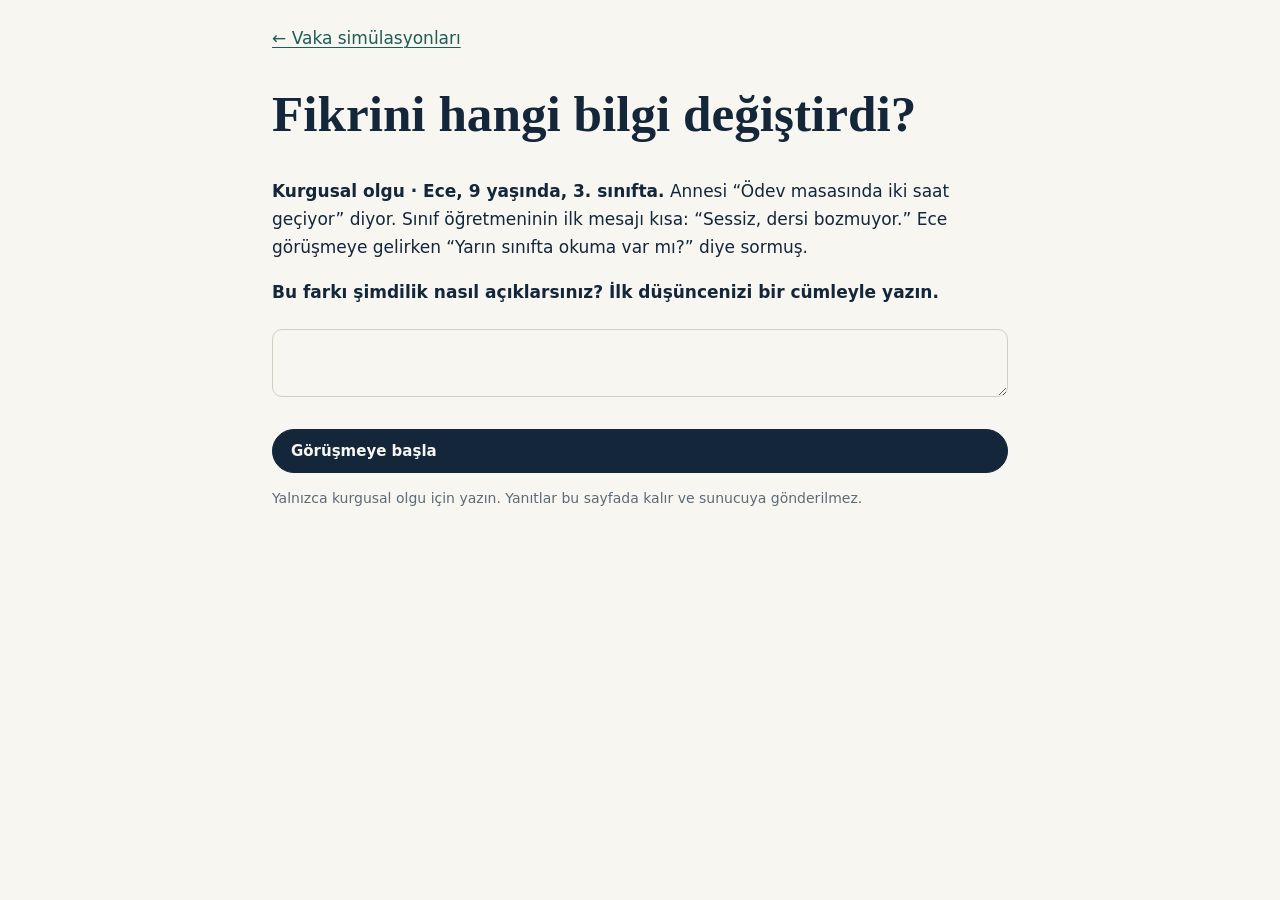
<file: klinik-gorusme.html>
<!doctype html>
<html lang="tr">
<head>
<meta charset="utf-8">
<meta name="viewport" content="width=device-width, initial-scale=1">
<title>Fikrini hangi bilgi değiştirdi? · Çocuk Psikiyatrisinin Sanatı</title>
<link rel="stylesheet" href="rehber.css">
<style>
main { max-width: 48rem; margin: auto; padding: 1.5rem 1rem 4rem; }
h1 { font-size: clamp(2rem, 6vw, 3.2rem); line-height: 1.1; }
fieldset, .karsilastir article { min-width: 0; margin: 1rem 0; padding: 1rem; border: 1px solid var(--cizgi); border-radius: 12px; background: var(--kart); }
legend, label { font-weight: 650; } label, textarea { display: block; }
textarea { margin: .4rem 0 1rem; } summary { cursor: pointer; padding: .5rem 0; }
blockquote { margin: .3rem 0 .7rem; padding-left: 1rem; border-left: 3px solid var(--teal); }
.karsilastir { display: grid; grid-template-columns: repeat(auto-fit, minmax(min(16rem,100%), 1fr)); gap: .7rem; }
.karsilastir article { margin: 0; } .yanit { white-space: pre-wrap; overflow-wrap: anywhere; }
</style>
</head>
<body><main>
<a href="index.html#/simulasyon">← Vaka simülasyonları</a>
<h1>Fikrini hangi bilgi değiştirdi?</h1>
<p><strong>Kurgusal olgu · Ece, 9 yaşında, 3. sınıfta.</strong> Annesi “Ödev masasında iki saat geçiyor” diyor. Sınıf öğretmeninin ilk mesajı kısa: “Sessiz, dersi bozmuyor.” Ece görüşmeye gelirken “Yarın sınıfta okuma var mı?” diye sormuş.</p>
<form id="ilk" class="formulasyon">
<label for="hipotez">Bu farkı şimdilik nasıl açıklarsınız? İlk düşüncenizi bir cümleyle yazın.</label>
<textarea id="hipotez" rows="2" required></textarea>
<button class="dugme">Görüşmeye başla</button>
</form>
<noscript>Görüşmeyi başlatmak için JavaScript açık olmalı.</noscript>
<section id="gorusme" hidden><h2 tabindex="-1">Kime ne sorarsınız?</h2>
<p>Her kişiden en az bir yanıt alın. Aynı kişiye farklı bir soru sorabilir ve önceki yanıtları yeniden okuyabilirsiniz.</p>
<div id="kisiler"></div>
<p id="ilerleme" role="status"></p>
<button type="button" class="dugme" id="yaz" disabled>Formülasyonu yeniden yaz</button>
</section>
<form class="formulasyon" id="son" hidden>
<h2 tabindex="-1">Görüşmeden sonra</h2>
<label for="guncel">Ev ve okul anlatımlarını şimdi nasıl bir araya getiriyorsunuz?</label><textarea id="guncel" rows="3" required></textarea>
<label for="bulgu">İlk düşüncenizi değiştiren veya güçlendiren somut gözlem hangisiydi?</label><textarea id="bulgu" rows="2" required></textarea>
<label for="eksik">Hâlâ bilmeniz gereken ne var? Bunu kimden, nasıl öğrenirsiniz?</label><textarea id="eksik" rows="2" required></textarea>
<button class="dugme">İki değerlendirmeyi karşılaştır</button>
</form>
<section id="sonuc" hidden><h2 tabindex="-1">İlk ve son değerlendirmeniz</h2>
<div class="karsilastir"><article><strong>İlk düşüncem</strong><p class="yanit" id="once"></p></article><article><strong>Görüşmeden sonra</strong><p class="yanit" id="sonra"></p></article></div>
<h3>Dayandığım gözlem</h3><p class="yanit" id="dayanak"></p>
<h3>Açık kalan soru</h3><p class="yanit" id="soru"></p>
<h3>Olgu tartışması</h3>
<p>“Dersi bozmuyor” öğretmenin davranış gözlemi. Bu cümleden Ece’nin verilen işi tamamladığı sonucunu çıkarabilir miyiz? Görüşmede açtığınız yanıtlar arasından bu soruyu sınayan bir örnek bulun.</p>
<p>Okuma yükünü, başkalarının önünde hata yapma kaygısını ve işe başlamayı ayrı ayrı düşünün. Örneğin aynı uzunluktaki yönerge Ece’ye yüksek sesle okunduğunda ne değişiyor? Böyle bir karşılaştırmanın ilk açıklamanızı nasıl güçlendireceğini veya zayıflatacağını tartışın.</p>
<button type="button" class="dugme dugme-ikincil" id="duzenle">Son değerlendirmemi düzenle</button>
<p><a href="index.html#/formulasyon" target="_blank" rel="noopener">Formülasyon çalışma sayfasını ayrı sekmede aç</a></p>
</section>
<p class="not">Yalnızca kurgusal olgu için yazın. Yanıtlar bu sayfada kalır ve sunucuya gönderilmez.</p>
</main>
<script>
const kisiler = [
  ["Anne", [
    ["Ödevler genelde nasıl geçiyor?", "“Zor geçiyor. Yanına oturmazsam başlamıyor gibi geliyor.”"],
    ["Dün akşam ilk on dakikada ne oldu?", "“Kitabı açtı. Problemin ilk satırını üç kez okudu, sonra kalemini aramaya kalktı. Soruyu ben okuyunca işlemi kendi yaptı.”"],
    ["Hangi işte yanında oturmanız gerekmiyor?", "“Sözlü anlattığım oyunun malzemelerini kendi topluyor. Resim ödevini de dün tek başına bitirdi.”"]
  ]],
  ["Öğretmen", [
    ["Sizce dikkati nasıl?", "“Pencereye bakarken görmüyorum. Tahtaya dönük oturuyor. Defterine ne kadar geçirdiğini her derste kontrol etmiyorum.”"],
    ["Son üç yazılı çalışmanın kaçını sınıfta tamamladı?", "“Birini bitirdi. Diğer ikisinde ilk yanıtta kaldı. Boş bıraktığı sorulardan birini teneffüste sözlü sorunca yanıtladı.”"],
    ["Okuma sırası yaklaşırken ne gözlemliyorsunuz?", "“Parmağıyla ilerideki satırları sayıyor. Dün sırası gelmeden su içmek için izin istedi.”"]
  ]],
  ["Ece", [
    ["Sence ödev neden bu kadar uzun sürüyor?", "“Bilmiyorum. Annem kızınca daha da uzuyor.”"],
    ["Sınıfta sırayla okurken aklından ne geçiyor?", "“Bana hangi satır gelecek diye sayıyorum. Geçen hafta bir kelimeyi yanlış söyledim, biri güldü. O zamandan beri sıram gelsin istemiyorum.”"],
    ["Bir soruyu annen okuduğunda ne değişiyor?", "“Sayıları duyunca ne yapacağımı biliyorum. Kendim okurken bazen başa dönüyorum. Evde kimse gülmese de oluyor.”"]
  ]]
];
const el = id => document.getElementById(id);
const gorusulen = new Set();
function odak(id) {
  el(id).hidden = false;
  el(id).querySelector("h2").focus();
}
function alanDolu(id) {
  const alan = el(id);
  if (alan.value.trim()) return true;
  alan.value = "";
  alan.reportValidity();
  return false;
}
for (const [kisi, sorular] of kisiler) {
  const grup = document.createElement("fieldset");
  const ad = document.createElement("legend");
  ad.textContent = kisi;
  grup.append(ad);
  for (const [soru, yanit] of sorular) {
    const detay = document.createElement("details");
    const baslik = document.createElement("summary");
    const cevap = document.createElement("blockquote");
    baslik.textContent = soru;
    cevap.textContent = yanit;
    detay.append(baslik, cevap);
    detay.addEventListener("toggle", () => {
      if (!detay.open) return;
      gorusulen.add(kisi);
      el("ilerleme").textContent = gorusulen.size + " / 3 bilgi kaynağıyla görüşüldü.";
      el("yaz").disabled = gorusulen.size < 3;
    });
    grup.append(detay);
  }
  el("kisiler").append(grup);
}
el("ilk").onsubmit = event => {
  event.preventDefault();
  if (!alanDolu("hipotez")) return;
  el("hipotez").readOnly = true;
  el("ilk").querySelector("button").hidden = true;
  odak("gorusme");
};
el("yaz").onclick = () => { el("yaz").hidden = true; odak("son"); };
el("son").onsubmit = event => {
  event.preventDefault();
  if (!["guncel","bulgu","eksik"].every(alanDolu)) return;
  for (const [kaynak, hedef] of [["hipotez","once"],["guncel","sonra"],["bulgu","dayanak"],["eksik","soru"]]) {
    el(hedef).textContent = el(kaynak).value.trim();
  }
  el("son").hidden = true;
  odak("sonuc");
};
el("duzenle").onclick = () => { el("sonuc").hidden = true; odak("son"); };
</script></body></html>
</file>
<file: rehber.css>
/* Psikodinamik Psikiyatri Okuma Rehberi — Doç. Dr. Miraç Barış Usta */
:root {
  --bg: #f7f6f1; --kart: #ffffff; --kart-2: #f0efe8; --cizgi: #e2e0d6; --cizgi-2: #d3d0c2;
  --murekkep: #14263a; --murekkep-2: #2b3c4e; --soluk: #5d6b78;
  --teal: #1f5d57; --teal-acik: #e0eeeb; --turuncu: #9a4614; --seftali: #f7e7d8;
  --mor: #3b4f8a; --lavanta: #e7ebf7; --kirmizi: #a8231a; --yesil: #2a7448; --sari: #8a6510;
  --yesil-z: #e3f1e8; --sari-z: #f8efd6; --kirmizi-z: #f9e1dd; --gri-z: #e9edf2;
  --golge: 0 1px 2px rgba(20, 38, 58, .06), 0 6px 20px rgba(20, 38, 58, .06);
  --serif: "Lora", Georgia, "Times New Roman", serif;
  --sans: "Inter", system-ui, -apple-system, "Segoe UI", Roboto, Arial, sans-serif;
  --yan: 272px; --icerik: 780px; --ust-y: 56px;
  color-scheme: light;
}
@media (prefers-color-scheme: dark) {
  :root {
    --bg: #11161d; --kart: #18202a; --kart-2: #1d2733; --cizgi: #2a3644; --cizgi-2: #374555;
    --murekkep: #e9edf2; --murekkep-2: #cfd7e0; --soluk: #98a6b5;
    --teal: #8fd3c6; --teal-acik: #16332f; --turuncu: #f0ae7c; --seftali: #3a2618;
    --mor: #aebdf0; --lavanta: #1d2540; --kirmizi: #f08a80; --yesil: #7cd29d; --sari: #e8c66a;
    --yesil-z: #173326; --sari-z: #33290f; --kirmizi-z: #3a1c19; --gri-z: #233040;
    --golge: 0 1px 2px rgba(0, 0, 0, .3), 0 6px 20px rgba(0, 0, 0, .25);
    color-scheme: dark;
  }
}

* { box-sizing: border-box; }
[hidden] { display: none !important; }
html { scroll-padding-top: calc(var(--ust-y) + 118px); -webkit-text-size-adjust: 100%; }
body { margin: 0; background: var(--bg); color: var(--murekkep); font: 400 17px/1.65 var(--sans); }
a { color: var(--teal); text-underline-offset: 3px; text-decoration-thickness: 1px; }
a:hover { text-decoration-thickness: 2px; }
:focus-visible { outline: 3px solid var(--turuncu); outline-offset: 2px; border-radius: 4px; }
img { max-width: 100%; height: auto; }
h1, h2, h3, h4 { font-family: var(--serif); color: var(--murekkep); line-height: 1.25; }
h2[tabindex], h1[tabindex] { outline: none; }
.gizli { position: absolute !important; width: 1px; height: 1px; overflow: hidden; clip: rect(0 0 0 0); white-space: nowrap; }
.atla { position: absolute; left: -999px; top: 8px; z-index: 50; background: var(--murekkep); color: var(--bg); padding: 8px 14px; border-radius: 8px; }
.atla:focus { left: 8px; }

/* Üst çubuk */
.ust { position: sticky; top: 0; z-index: 30; display: flex; align-items: center; gap: 16px; height: var(--ust-y);
  padding: 0 20px; background: color-mix(in srgb, var(--bg) 88%, transparent); backdrop-filter: blur(10px);
  -webkit-backdrop-filter: blur(10px); border-bottom: 1px solid var(--cizgi); }
.geri { color: var(--soluk); text-decoration: none; font-size: 14px; white-space: nowrap; }
.geri:hover { color: var(--murekkep); }
.marka { font: 700 18px/1 var(--serif); color: var(--murekkep); text-decoration: none; white-space: nowrap; }
.ara { position: relative; margin-left: auto; width: min(360px, 40vw); }
.ara input { width: 100%; height: 36px; padding: 0 12px 0 34px; border: 1px solid var(--cizgi-2); border-radius: 999px;
  background: var(--kart) no-repeat 12px center / 15px; color: var(--murekkep); font: 400 15px var(--sans);
  background-image: url("data:image/svg+xml,%3Csvg xmlns='http://www.w3.org/2000/svg' viewBox='0 0 24 24' fill='none' stroke='%235d6b78' stroke-width='2.4' stroke-linecap='round'%3E%3Ccircle cx='11' cy='11' r='7'/%3E%3Cpath d='m20 20-3.5-3.5'/%3E%3C/svg%3E"); }
.ara input:focus { outline: none; border-color: var(--teal); box-shadow: 0 0 0 3px var(--teal-acik); }
.ara-sonuc { position: absolute; right: 0; top: 44px; width: min(520px, calc(100vw - 24px)); max-height: min(70vh, 560px);
  overflow: auto; background: var(--kart); border: 1px solid var(--cizgi); border-radius: 14px; box-shadow: var(--golge); padding: 6px; }
.ara-sonuc button { display: block; width: 100%; text-align: left; border: 0; background: none; padding: 10px 12px; border-radius: 10px;
  color: var(--murekkep); font: 400 14px/1.45 var(--sans); cursor: pointer; }
.ara-sonuc button:hover, .ara-sonuc button:focus-visible { background: var(--kart-2); }
.ara-sonuc .yer { display: block; font-size: 12px; font-weight: 600; color: var(--teal); margin-bottom: 2px; }
.ara-sonuc mark { background: var(--sari-z); color: inherit; border-radius: 3px; padding: 0 1px; }
.ara-sonuc .bos { padding: 12px; color: var(--soluk); font-size: 14px; margin: 0; }
.menu-dugme { display: none; height: 36px; padding: 0 14px; border-radius: 999px; border: 1px solid var(--cizgi-2);
  background: var(--kart); color: var(--murekkep); font: 600 14px var(--sans); cursor: pointer; }

/* Düzen */
.duzen { display: grid; grid-template-columns: var(--yan) minmax(0, 1fr); max-width: calc(var(--yan) + var(--icerik) + 140px); margin: 0 auto; }
.yan { position: sticky; top: var(--ust-y); align-self: start; height: calc(100vh - var(--ust-y)); overflow: auto;
  padding: 20px 12px 40px 20px; border-right: 1px solid var(--cizgi); }
.nav-baslik { margin: 18px 8px 6px; font: 600 11px/1.2 var(--sans); letter-spacing: .08em; text-transform: uppercase; color: var(--soluk); }
.nav-liste { list-style: none; margin: 0; padding: 0; }
.nav-liste a { display: grid; grid-template-columns: 26px 1fr auto; align-items: start; gap: 8px; padding: 6px 8px; border-radius: 10px;
  color: var(--murekkep-2); text-decoration: none; font-size: 14px; line-height: 1.35; }
.nav-liste a:hover { background: var(--kart-2); }
.nav-liste a[aria-current="page"] { background: var(--teal-acik); color: var(--murekkep); font-weight: 600; }
.nav-no { display: inline-grid; place-items: center; width: 24px; height: 24px; border-radius: 50%; background: var(--kart);
  border: 1px solid var(--cizgi-2); font: 600 12px/1 var(--sans); color: var(--teal); }
.nav-durum { font-size: 12px; color: var(--yesil); white-space: nowrap; padding-top: 3px; }
.ilerleme { margin: 22px 8px 0; font-size: 13px; color: var(--soluk); }
main { min-width: 0; padding: 28px 40px 64px; }
main:focus { outline: none; }

/* Görünümler: JS varken yalnızca etkin olan gösterilir */
html.js .view { display: none; }
html.js .view.aktif { display: block; animation: belir .2s ease; }
@keyframes belir { from { opacity: 0; transform: translateY(4px); } to { opacity: 1; transform: none; } }
.view { max-width: var(--icerik); }
html:not(.js) .view + .view { margin-top: 72px; padding-top: 32px; border-top: 2px solid var(--cizgi); }

/* Giriş */
.kahraman { padding: 18px 0 8px; }
.ust-baslik { margin: 0 0 8px; font: 600 12px/1.4 var(--sans); letter-spacing: .08em; text-transform: uppercase; color: var(--turuncu); }
.kahraman h1 { margin: 0; font-size: clamp(36px, 6vw, 56px); letter-spacing: -.01em; }
.alt-baslik { margin: 6px 0 18px; font: italic 500 clamp(18px, 2.4vw, 22px)/1.4 var(--serif); color: var(--teal); }
.kahraman-metin { font-size: 18px; color: var(--murekkep-2); max-width: 66ch; }
.kahraman-dugmeler { display: flex; flex-wrap: wrap; gap: 10px; margin: 22px 0 8px; }
.dugme { display: inline-flex; align-items: center; gap: 8px; min-height: 44px; padding: 0 18px; border-radius: 999px; border: 1px solid var(--murekkep);
  background: var(--murekkep); color: var(--bg); font: 600 15px var(--sans); text-decoration: none; cursor: pointer; }
.dugme:hover { background: var(--murekkep-2); }
.dugme-ikincil { background: transparent; color: var(--murekkep); border-color: var(--cizgi-2); }
.dugme-ikincil:hover { background: var(--kart); }
.bolum-baslik { margin: 44px 0 14px; font-size: 24px; }
.kurallar ol { list-style: none; padding: 0; margin: 0; display: grid; grid-template-columns: repeat(3, 1fr); gap: 12px; }
.kurallar li { background: var(--kart); border: 1px solid var(--cizgi); border-radius: 14px; padding: 16px 18px; font: 600 17px/1.4 var(--serif); box-shadow: var(--golge); }
.kural-no { display: block; font: 700 12px var(--sans); color: var(--turuncu); letter-spacing: .08em; margin-bottom: 6px; }
.kural-no::before { content: "KURAL "; }
.lejantlar { display: grid; grid-template-columns: 1.2fr 1fr; gap: 28px; }
.adim-lejant { margin: 0; padding-left: 22px; }
.adim-lejant li { margin: 3px 0; }
.hukum-lejant { list-style: none; margin: 0; padding: 0; display: grid; gap: 8px; }
.hukum-lejant li { display: flex; align-items: center; gap: 10px; }
.hukum-lejant li > span:last-child { color: var(--murekkep-2); }
.kucuk { font-size: 14px; color: var(--soluk); }
.kartlar { list-style: none; margin: 0; padding: 0; display: grid; grid-template-columns: repeat(2, 1fr); gap: 12px; }
.kart { display: grid; grid-template-columns: 44px 1fr; gap: 14px; height: 100%; padding: 16px; border-radius: 16px; background: var(--kart);
  border: 1px solid var(--cizgi); box-shadow: var(--golge); color: var(--murekkep); text-decoration: none; transition: border-color .15s, transform .15s; }
.kart:hover { border-color: var(--teal); transform: translateY(-2px); }
.kart-no { display: grid; place-items: center; width: 44px; height: 44px; border-radius: 12px; background: var(--teal-acik); color: var(--teal); font: 700 20px var(--serif); }
.kart-ek .kart-no { background: var(--lavanta); color: var(--mor); }
.kart-kapanis .kart-no { background: var(--seftali); color: var(--turuncu); }
.kart-govde { display: flex; flex-direction: column; gap: 4px; min-width: 0; }
.kart-ust { font: 600 12px var(--sans); letter-spacing: .06em; text-transform: uppercase; color: var(--soluk); }
.kart-baslik { font: 700 17px/1.3 var(--serif); }
.kart-slogan { font: italic 500 14px/1.45 var(--serif); color: var(--murekkep-2); }
.kart-slogan em { font-style: normal; }
.kart-meta { font-size: 13px; color: var(--soluk); }
.kart-durum { font-size: 13px; color: var(--yesil); font-weight: 600; }
.kart-durum:empty { display: none; }
.neden p, .yolculuk p { color: var(--murekkep-2); }
.zaman { list-style: none; margin: 0; padding: 0 0 0 22px; border-left: 2px solid var(--cizgi-2); }
.zaman li { position: relative; margin: 0 0 14px; }
.zaman li::before { content: ""; position: absolute; left: -29px; top: 8px; width: 12px; height: 12px; border-radius: 50%; background: var(--bg); border: 2px solid var(--teal); }
.uyari { margin-top: 18px; padding: 14px 16px; border-radius: 12px; background: var(--sari-z); border: 1px solid color-mix(in srgb, var(--sari) 30%, transparent); font-size: 15px; }
.giris-metin { color: var(--murekkep-2); }

/* Oturum başı */
.oturum-bas { padding: 8px 0 6px; }
.oturum-bas h2 { margin: 0 0 8px; font-size: clamp(28px, 4vw, 38px); }
.slogan { margin: 0 0 14px; font: italic 500 20px/1.45 var(--serif); color: var(--teal); }
.slogan em { font-style: normal; }
.dersler { display: grid; gap: 8px; margin: 14px 0 6px; padding: 14px; border-radius: 14px; background: var(--kart); border: 1px solid var(--cizgi); }
.dersler-satir { display: grid; grid-template-columns: 96px 1fr; gap: 10px; align-items: start; }
.dersler-etiket { font: 600 12px/26px var(--sans); letter-spacing: .04em; text-transform: uppercase; color: var(--soluk); text-decoration: none; }
.dersler-etiket:hover { color: var(--teal); }
.dersler-cipler { display: flex; flex-wrap: wrap; gap: 6px; }
.ders-cip { display: inline-flex; align-items: center; gap: 6px; padding: 3px 10px 3px 4px; border-radius: 999px; background: var(--kart-2);
  border: 1px solid var(--cizgi); color: var(--murekkep); font-size: 13px; text-decoration: none; }
.ders-cip:hover { border-color: var(--teal); }
.ders-no { display: inline-flex; align-items: center; gap: 4px; height: 20px; padding: 0 7px; border-radius: 999px; background: var(--murekkep); color: var(--bg); font: 600 11px/1 var(--sans); white-space: nowrap; }
.ders-no::before { content: "▶"; font-size: 7px; }
.ders-not { font-size: 13px; color: var(--soluk); align-self: center; }
.dersler-bilgi { margin: 2px 0 0; font-size: 14px; color: var(--soluk); }
.oturum > .dersler-bilgi, .view > .dersler-bilgi { margin: -6px 0 12px; }

/* Adım gezintisi */
.adimlar { position: sticky; top: var(--ust-y); z-index: 5; display: flex; flex-wrap: wrap; gap: 6px; margin: 12px -8px 4px; padding: 10px 8px;
  background: color-mix(in srgb, var(--bg) 92%, transparent); backdrop-filter: blur(8px); -webkit-backdrop-filter: blur(8px); scrollbar-width: thin; }
.adimlar a { flex: none; padding: 5px 11px; border-radius: 999px; border: 1px solid var(--cizgi); background: var(--kart); color: var(--murekkep-2); font-size: 13px; text-decoration: none; white-space: nowrap; }
.adimlar a:hover { border-color: var(--teal); color: var(--murekkep); }

/* Adım blokları */
.adim { margin: 34px 0 0; }
.adim > h3 { display: flex; align-items: center; gap: 10px; margin: 0 0 14px; font-size: 23px; }
.adim-ikon { display: inline-grid; place-items: center; width: 38px; height: 38px; border-radius: 12px; background: var(--kart); border: 1px solid var(--cizgi); font-size: 19px; }
.fikirler { list-style: none; counter-reset: f; margin: 0; padding: 0; display: grid; gap: 10px; }
.fikirler li { counter-increment: f; position: relative; padding: 14px 16px 12px 58px; background: var(--kart); border: 1px solid var(--cizgi); border-radius: 14px; }
.fikirler li::before { content: counter(f); position: absolute; left: 14px; top: 13px; width: 30px; height: 30px; border-radius: 50%; display: grid; place-items: center;
  background: var(--teal); color: #fff; font: 700 15px var(--serif); }
.fikirler p { margin: 0; }
.fikirler-yeni li::before { background: var(--mor); }
.ders-ref { margin-top: 6px !important; font-size: 13px; color: var(--soluk); }
a.zd { white-space: nowrap; color: var(--turuncu); font-size: .92em; }
a.zd::before { content: "▶"; font-size: .7em; margin-right: 4px; vertical-align: 1px; }
.zd-grup { white-space: normal; }
.zd-grup a.zd::before { content: none; }
a.sekil-ref { color: var(--mor); font-weight: 600; text-decoration-style: dotted; }
a.atif { color: inherit; text-decoration: underline dotted color-mix(in srgb, var(--teal) 70%, transparent); text-underline-offset: 3px; }
a.atif:hover { color: var(--teal); text-decoration-style: solid; }

.ornekler { display: grid; gap: 12px; }
.ornek { padding: 16px 18px; background: var(--kart); border: 1px solid var(--cizgi); border-radius: 14px; }
.ornek h4 { display: flex; align-items: center; gap: 10px; margin: 0 0 6px; font-size: 18px; }
.ornek-ikon { font-size: 22px; }
.ornek > p { margin: 0; }
.bugun { margin-top: 12px; padding: 12px 14px; border-radius: 12px; background: var(--teal-acik); }
.bugun p { margin: 0; }
.bugun-etiket { font: 700 12px var(--sans) !important; letter-spacing: .06em; text-transform: uppercase; color: var(--teal); margin-bottom: 4px !important; }

.tablo-kap { overflow-x: auto; border-radius: 14px; border: 1px solid var(--cizgi); background: var(--kart); }
.tablo { width: 100%; border-collapse: collapse; font-size: 15px; line-height: 1.55; }
.tablo th { text-align: left; padding: 10px 14px; background: var(--kart-2); font: 600 12px/1.3 var(--sans); letter-spacing: .05em; text-transform: uppercase; color: var(--soluk); }
.tablo td { padding: 12px 14px; vertical-align: top; border-top: 1px solid var(--cizgi); }
.tablo-derste td:first-child, .tablo-kanit td:first-child, .tablo-degisen td:first-child { width: 1%; white-space: nowrap; }
.tablo-crs td:first-child { width: 30%; }
.tablo-tekrar td:first-child { width: 1%; text-align: center; font: 700 18px var(--serif); color: var(--teal); }
.not, .lejant { color: var(--soluk); font-size: 14px; }
.hukum { display: inline-flex; align-items: center; gap: 5px; padding: 2px 9px 2px 6px; border-radius: 999px; font: 600 12px/1.6 var(--sans); white-space: nowrap; border: 1px solid transparent; }
.hukum-saglam { background: var(--yesil-z); color: var(--yesil); }
.hukum-tartismali { background: var(--sari-z); color: var(--sari); }
.hukum-coktu { background: var(--kirmizi-z); color: var(--kirmizi); }
.hukum-duzeltme { background: var(--gri-z); color: var(--murekkep-2); }
.hukum-guncelledi { background: var(--yesil-z); color: var(--yesil); }
.hukum-yeni { background: var(--lavanta); color: var(--mor); }
.hukum-surdu { background: var(--sari-z); color: var(--sari); }

.vaka { padding: 18px; border-radius: 16px; background: var(--seftali); border: 1px solid color-mix(in srgb, var(--turuncu) 20%, transparent); }
.vaka-baslik { margin: 0 0 8px; font: 700 19px/1.3 var(--serif); }
.vaka-metin { margin: 0 0 14px; }
.vaka-soru { margin-top: 8px; border-radius: 12px; background: var(--kart); border: 1px solid var(--cizgi); }
.vaka-soru summary { cursor: pointer; padding: 12px 14px 12px 40px; position: relative; font-weight: 600; list-style: none; }
.vaka-soru summary::-webkit-details-marker { display: none; }
.vaka-soru summary::before { content: "?"; position: absolute; left: 12px; top: 11px; width: 20px; height: 20px; border-radius: 50%; display: grid; place-items: center;
  background: var(--turuncu); color: #fff; font: 700 12px var(--sans); }
.vaka-soru[open] summary::before { content: "✓"; background: var(--teal); }
.vaka-soru summary::after { content: "Yanıtı göster"; float: right; margin-left: 12px; font: 500 12px/24px var(--sans); color: var(--soluk); }
.vaka-soru[open] summary::after { content: "Gizle"; }
.vaka-yanit { padding: 0 14px 12px 40px; }
.vaka-yanit p { margin: 0; }

.sina-ust { display: flex; align-items: center; gap: 12px; min-height: 24px; margin: -4px 0 10px; font-size: 14px; color: var(--soluk); }
.sina-skor:empty { display: none; }
.sina-skor { font-weight: 600; color: var(--murekkep); }
.sina-sifirla { border: 0; background: none; color: var(--teal); font: 500 13px var(--sans); text-decoration: underline; cursor: pointer; padding: 0; }
.sina { list-style: none; counter-reset: s; margin: 0; padding: 0; display: grid; gap: 10px; }
.sina-madde { counter-increment: s; padding: 14px 16px; background: var(--lavanta); border-radius: 14px; border: 1px solid color-mix(in srgb, var(--mor) 18%, transparent); }
.ifade { margin: 0 0 10px; font-weight: 600; }
.ifade::before { content: counter(s) ". "; color: var(--mor); }
.sina-dugmeler { display: flex; gap: 8px; flex-wrap: wrap; }
.sina-dugmeler button { min-height: 38px; min-width: 96px; padding: 0 16px; border-radius: 999px; border: 1.5px solid var(--cizgi-2); background: var(--kart);
  color: var(--murekkep); font: 600 14px var(--sans); cursor: pointer; }
.sina-dugmeler button:hover:not(:disabled) { border-color: var(--mor); }
.sina-dugmeler button:disabled { cursor: default; opacity: .55; }
.sina-dugmeler button[aria-pressed="true"] { opacity: 1; color: #fff; }
.sina-madde.bildi button[aria-pressed="true"] { background: var(--yesil); border-color: var(--yesil); }
.sina-madde.bilemedi button[aria-pressed="true"] { background: var(--kirmizi); border-color: var(--kirmizi); }
html.js .sina-aciklama { display: none; }
.sina-aciklama { margin-top: 10px; padding: 10px 12px; border-radius: 10px; background: var(--kart); font-size: 15px; }
.sina-aciklama p { margin: 0; }
html.js .sina-madde.cevaplandi .sina-aciklama { display: block; }
.sina-madde.bildi .sina-aciklama { border-left: 4px solid var(--yesil); }
.sina-madde.bilemedi .sina-aciklama { border-left: 4px solid var(--kirmizi); }
.sonuc-etiket { display: block; font: 700 12px var(--sans); letter-spacing: .06em; text-transform: uppercase; margin-bottom: 2px; }
.bildi .sonuc-etiket { color: var(--yesil); }
.bilemedi .sonuc-etiket { color: var(--kirmizi); }
html:not(.js) .sina-dugmeler { display: none; }

.akilda { list-style: none; margin: 0; padding: 0; display: grid; gap: 8px; }
.akilda li { padding: 14px 18px 14px 44px; position: relative; border-radius: 14px; background: var(--murekkep); color: var(--bg); font: 600 18px/1.4 var(--serif); }
.akilda li::before { content: "“"; position: absolute; left: 14px; top: 2px; font: 700 38px/1 var(--serif); color: var(--turuncu); }
.akilda li a { color: inherit; }
.akilda-kucuk li { font-size: 16px; padding: 10px 14px 10px 36px; background: var(--kart); color: var(--murekkep); border: 1px solid var(--cizgi); border-left: 4px solid var(--teal); }
.akilda-kucuk li::before { font-size: 30px; left: 12px; color: var(--teal); }

/* Şekiller */
.sekiller { display: grid; gap: 18px; }
.sekil { margin: 0; padding: 10px; background: #fff; border: 1px solid var(--cizgi); border-radius: 16px; box-shadow: var(--golge); }
.sekil-genis { margin: 28px 0; }
.sekil-buyut { display: block; border-radius: 10px; overflow: hidden; cursor: zoom-in; }
.sekil img { display: block; width: 100%; height: auto; }
.sekil figcaption { padding: 10px 6px 4px; font-size: 14px; line-height: 1.5; color: #3b4a59; }
.sekil figcaption a { color: #1a5c64; }
.sekil figcaption a.sekil-ref { color: #633270; }
.sekil-no { font-weight: 700; color: #14263a; }
@media (prefers-color-scheme: dark) { .sekil { background: #f4efe6; border-color: #3a4655; } }

/* İddia ligi */
.filtreler { display: flex; flex-wrap: wrap; gap: 8px; margin: 16px 0 6px; }
.filtre { min-height: 36px; padding: 0 14px; border-radius: 999px; border: 1px solid var(--cizgi-2); background: var(--kart); color: var(--murekkep); font: 600 14px var(--sans); cursor: pointer; }
.filtre[aria-pressed="true"] { background: var(--murekkep); color: var(--bg); border-color: var(--murekkep); }
.filtre .sayi { opacity: .7; font-weight: 500; margin-left: 2px; }
.filtre-sonuc { font-size: 14px; color: var(--soluk); margin: 4px 0 10px; }
.iddialar { list-style: none; margin: 0; padding: 0; display: grid; gap: 10px; }
.iddia { padding: 14px 16px; background: var(--kart); border: 1px solid var(--cizgi); border-radius: 14px; }
.iddia-ust { display: flex; align-items: center; justify-content: space-between; gap: 10px; margin-bottom: 8px; }
.iddia-oturum { font-size: 13px; }
.iddia p { margin: 4px 0 0; }
.iddia-etiket { display: inline-block; min-width: 56px; font: 700 11px var(--sans); letter-spacing: .06em; text-transform: uppercase; color: var(--soluk); }
.iddia-ders { color: var(--murekkep-2); }

/* Hızlı tekrar */
.karisik { padding: 18px; border-radius: 16px; background: var(--kart); border: 1px solid var(--cizgi); box-shadow: var(--golge); }
.karisik h3 { margin: 0 0 6px; font-size: 22px; }
.karisik-alan:empty { display: none; }
.karisik-alan { margin: 12px 0; }
.karisik-alan .sina-madde { margin-bottom: 10px; }
.karisik-ilerleme { font-size: 13px; color: var(--soluk); margin: 0 0 8px; }
.karisik-son { font: 700 22px/1.3 var(--serif); margin: 6px 0; }
html:not(.js) .karisik { display: none; }
.tekrar-baslik { margin: 36px 0 12px; font-size: 22px; }
.tekrar-grup { margin: 0 0 18px; }
.tekrar-grup h3 { margin: 0 0 8px; font: 600 15px/1.4 var(--sans); }
.tekrar-grup h3 span { color: var(--soluk); font-weight: 400; }

/* Kaynakça */
.kaynak-ara { display: flex; flex-direction: column; gap: 6px; margin: 18px 0 4px; }
.kaynak-ara label { font-size: 14px; font-weight: 600; }
.kaynak-ara input { height: 40px; padding: 0 12px; border-radius: 10px; border: 1px solid var(--cizgi-2); background: var(--kart); color: var(--murekkep); font: 400 15px var(--sans); max-width: 420px; }
.kaynak-sonuc { font-size: 14px; color: var(--soluk); min-height: 1em; }
.kaynak-grup h3 { font-size: 20px; margin: 26px 0 10px; }
.kaynak-grup .sayi { font: 500 14px var(--sans); color: var(--soluk); }
.kaynaklar { margin: 0; padding-left: 26px; font-size: 14.5px; line-height: 1.55; }
.kaynaklar li { margin: 0 0 8px; padding: 4px 6px; border-radius: 8px; overflow-wrap: anywhere; }
.kaynaklar li.parla, .parla { animation: parla 2.2s ease; }
@keyframes parla { 0%, 40% { background: var(--sari-z); box-shadow: 0 0 0 4px var(--sari-z); } 100% { background: transparent; box-shadow: none; } }

/* Oturum sonu */
.oturum-son { margin: 44px 0 0; padding-top: 22px; border-top: 1px solid var(--cizgi); display: flex; flex-wrap: wrap; align-items: center; gap: 14px; justify-content: space-between; }
.okundu { min-height: 42px; padding: 0 18px; border-radius: 999px; border: 1px solid var(--yesil); background: transparent; color: var(--yesil); font: 600 14px var(--sans); cursor: pointer; }
.okundu[aria-pressed="true"] { background: var(--yesil); color: #fff; }
.okundu[aria-pressed="true"]::before { content: "✓ "; }
html:not(.js) .okundu { display: none; }
.ileri-geri { display: flex; gap: 10px; flex-wrap: wrap; margin-left: auto; }
.ileri-geri a { display: inline-flex; flex-direction: column; padding: 8px 14px; border-radius: 12px; border: 1px solid var(--cizgi); background: var(--kart); text-decoration: none; color: var(--murekkep); font-size: 14px; max-width: 280px; }
.ileri-geri a span { font-size: 12px; color: var(--soluk); }
.ileri-geri a:hover { border-color: var(--teal); }

/* Işık kutusu ve atıf penceresi */
.isik { width: min(1280px, 96vw); max-height: 94vh; padding: 0; border: 0; border-radius: 16px; background: var(--kart); color: var(--murekkep); box-shadow: 0 20px 60px rgba(0, 0, 0, .35); }
.isik::backdrop { background: rgba(10, 18, 28, .72); }
.isik-ust { display: flex; align-items: center; gap: 12px; padding: 10px 14px; border-bottom: 1px solid var(--cizgi); }
.isik-no { margin: 0; font: 700 15px var(--serif); flex: 1; }
.isik-tam { font-size: 14px; }
.isik-kapat, .isik-gezinti button { width: 38px; height: 38px; border-radius: 50%; border: 1px solid var(--cizgi-2); background: var(--kart); color: var(--murekkep); font: 600 16px var(--sans); cursor: pointer; }
.isik-resim { background: #fff; display: flex; justify-content: center; }
.isik-resim img { display: block; width: auto; max-width: 100%; height: auto; max-height: calc(94vh - 170px); object-fit: contain; }
.isik-alt { margin: 0; padding: 10px 16px; font-size: 14px; color: var(--murekkep-2); max-height: 96px; overflow: auto; }
.isik-gezinti { display: flex; justify-content: flex-end; gap: 8px; padding: 0 14px 12px; }
.atif-pop { position: absolute; z-index: 40; width: min(440px, calc(100vw - 24px)); padding: 14px 16px 12px; border-radius: 14px; background: var(--kart);
  border: 1px solid var(--cizgi-2); box-shadow: 0 12px 36px rgba(20, 38, 58, .2); font-size: 14px; line-height: 1.55; overflow-wrap: anywhere; }
.atif-pop p { margin: 0 0 8px; }
.atif-pop .atif-alt { display: flex; justify-content: space-between; gap: 10px; margin: 0; font-size: 13px; }
.atif-pop button { border: 0; background: none; color: var(--soluk); cursor: pointer; font: 500 13px var(--sans); padding: 0; }

/* Alt bilgi */
.alt { max-width: calc(var(--yan) + var(--icerik) + 140px); margin: 0 auto; padding: 26px 40px 40px calc(var(--yan) + 40px); border-top: 1px solid var(--cizgi);
  font-size: 13.5px; line-height: 1.6; color: var(--soluk); }
.alt p { margin: 0 0 8px; max-width: var(--icerik); }

/* Küçük ekranlar */
@media (max-width: 980px) {
  .duzen { grid-template-columns: minmax(0, 1fr); }
  .yan { position: fixed; z-index: 25; top: 0; left: 0; width: min(320px, 86vw); height: 100vh; height: 100dvh; background: var(--bg);
    padding-top: calc(var(--ust-y) + 12px); box-shadow: var(--golge); transform: translateX(-105%); visibility: hidden;
    transition: transform .2s ease, visibility 0s linear .2s; border-right: 1px solid var(--cizgi); }
  body.menu-acik .yan { transform: none; visibility: visible; transition: transform .2s ease; }
  body.menu-acik::after { content: ""; position: fixed; inset: 0; background: rgba(10, 18, 28, .35); z-index: 24; }
  .menu-dugme { display: inline-block; }
  main { padding: 20px 16px 48px; }
  .alt { padding: 22px 16px 36px; }
}
@media (max-width: 640px) {
  html { scroll-padding-top: calc(var(--ust-y) + 64px); }
  body { font-size: 16px; }
  .ust { gap: 10px; padding: 0 12px; }
  .marka { display: none; }
  .ara { width: auto; flex: 1; }
  .kurallar ol, .kartlar, .lejantlar { grid-template-columns: 1fr; }
  .dersler-satir { grid-template-columns: 1fr; gap: 4px; }
  .tablo-kap { border: 0; background: transparent; overflow: visible; }
  .tablo, .tablo tbody, .tablo tr, .tablo td { display: block; width: auto !important; }
  .tablo thead { display: none; }
  .tablo tr { margin: 0 0 10px; padding: 6px 2px; border: 1px solid var(--cizgi); border-radius: 14px; background: var(--kart); }
  .tablo td { border: 0; padding: 6px 12px; white-space: normal !important; }
  .tablo td::before { content: attr(data-label); display: block; font: 700 11px var(--sans); letter-spacing: .06em; text-transform: uppercase; color: var(--soluk); margin-bottom: 2px; }
  .tablo-derste td:first-child::before, .tablo-kanit td:first-child::before, .tablo-degisen td:first-child::before { display: none; }
  .tablo-tekrar td:first-child { text-align: left; }
  .fikirler li { padding: 12px 14px 10px 50px; }
  .fikirler li::before { left: 10px; width: 28px; height: 28px; }
  .akilda li { font-size: 16.5px; }
  .ileri-geri { margin-left: 0; }
  .adimlar { flex-wrap: nowrap; overflow-x: auto; }
}

/* Yazdırma */
@media print {
  .ust, .yan, .adimlar, .oturum-son, .sina-dugmeler, .sina-ust, .karisik, .alt a.geri, .kaynak-ara, .filtreler { display: none !important; }
  .duzen { display: block; }
  main { padding: 0; }
  html.js .view { display: none !important; }
  html.js .view.aktif { display: block !important; animation: none; }
  html.js .sina-aciklama { display: block; }
  .vaka-soru { break-inside: avoid; }
  .vaka-soru:not([open]) > .vaka-yanit { display: block; }
  .sekil, .ornek, .fikirler li, .iddia { break-inside: avoid; box-shadow: none; }
  .akilda li { background: none; color: #000; border: 1px solid #999; }
  a { color: inherit; text-decoration: none; }
  body { background: #fff; font-size: 11pt; }
}
@media (prefers-reduced-motion: reduce) {
  *, *::before, *::after { animation: none !important; transition: none !important; }
}

.sina-tek .ifade::before { content: none; }
.karisik-sonraki { margin-top: 4px; }

/* ---------- Kasım 2026 eklemeleri ---------- */
.yeni-not { margin: 18px 0 0; padding: 12px 14px; border-radius: 12px; background: var(--lavanta); border: 1px solid color-mix(in srgb, var(--mor) 22%, transparent); font-size: 15px; max-width: 66ch; }
.yeni-not strong { color: var(--mor); }

/* İlerleme paneli */
.ilerleme-kutular { display: grid; grid-template-columns: repeat(auto-fit, minmax(140px, 1fr)); gap: 10px; }
.ilerleme-kutu { display: flex; flex-direction: column; gap: 2px; padding: 12px 14px; border-radius: 14px; background: var(--kart); border: 1px solid var(--cizgi);
  text-decoration: none; color: var(--murekkep); box-shadow: var(--golge); }
.ilerleme-kutu:hover { border-color: var(--teal); }
.ik-ad { font: 600 12px/1.3 var(--sans); letter-spacing: .04em; text-transform: uppercase; color: var(--soluk); }
.ik-deger { font: 700 24px/1.2 var(--serif); color: var(--teal); }
.ik-alt { font-size: 13px; color: var(--soluk); }

/* Güncel kanıt */
.guncel-liste { display: grid; gap: 12px; }
.guncel { position: relative; padding: 16px 18px 14px; background: var(--kart); border: 1px solid var(--cizgi); border-left: 4px solid var(--mor); border-radius: 14px; }
.guncel h4 { margin: 0 0 6px; font-size: 18px; padding-right: 56px; }
.guncel p { margin: 0; }
.guncel-yil { position: absolute; top: 14px; right: 14px; padding: 1px 9px; border-radius: 999px; background: var(--lavanta); color: var(--mor); font: 700 12px/1.7 var(--sans); }
.guncel .guncel-crs { margin-top: 10px; padding: 10px 12px; border-radius: 10px; background: var(--teal-acik); font-size: 15px; }
.guncel-etiket { display: block; font: 700 11px var(--sans); letter-spacing: .06em; text-transform: uppercase; color: var(--teal); margin-bottom: 2px; }

/* Vaka soruları */
.test { list-style: none; counter-reset: t; margin: 0; padding: 0; display: grid; gap: 12px; }
.test-madde { counter-increment: t; padding: 16px; background: var(--kart); border: 1px solid var(--cizgi); border-radius: 14px; }
.soru { margin: 0 0 12px; font-weight: 600; }
.soru::before { content: counter(t) ". "; color: var(--teal); }
.sina-tek .soru::before { content: none; }
.secenekler { display: grid; gap: 8px; }
.secenekler button { display: grid; grid-template-columns: 28px 1fr; gap: 10px; align-items: start; width: 100%; text-align: left; padding: 10px 12px; border-radius: 12px;
  border: 1.5px solid var(--cizgi); background: var(--bg); color: var(--murekkep); font: 400 15px/1.45 var(--sans); cursor: pointer; }
.secenekler button:hover:not(:disabled) { border-color: var(--teal); }
.secenekler button:disabled { cursor: default; opacity: .62; }
.harf { display: inline-grid; place-items: center; width: 26px; height: 26px; border-radius: 50%; background: var(--kart-2); border: 1px solid var(--cizgi-2); font: 700 13px var(--sans); }
.secenekler button.secenek-dogru, .tahmin-dugmeler button.secenek-dogru { opacity: 1; border-color: var(--yesil); background: var(--yesil-z); }
.secenekler button.secenek-dogru .harf { background: var(--yesil); color: #fff; border-color: var(--yesil); }
.secenekler button.secenek-yanlis, .tahmin-dugmeler button.secenek-yanlis { opacity: 1; border-color: var(--kirmizi); background: var(--kirmizi-z); }
.secenekler button.secenek-yanlis .harf { background: var(--kirmizi); color: #fff; border-color: var(--kirmizi); }
html.js .test-aciklama { display: none; }
html.js .test-madde.cevaplandi .test-aciklama { display: block; }
.test-aciklama { margin-top: 10px; padding: 10px 12px; border-radius: 10px; background: var(--kart-2); font-size: 15px; }
.test-aciklama p { margin: 0; }
.test-madde.bildi .test-aciklama { border-left: 4px solid var(--yesil); }
.test-madde.bilemedi .test-aciklama { border-left: 4px solid var(--kirmizi); }
.test-git { white-space: nowrap; font-size: 14px; }
.karisik-dugmeler { display: flex; flex-wrap: wrap; gap: 10px; }

/* Mini vaka: önce siz */
.vaka-not { margin: 0 0 12px; }
.vaka-not label { display: block; font-weight: 600; font-size: 14px; margin-bottom: 4px; }
.vaka-not textarea { width: 100%; min-height: 76px; padding: 10px 12px; border-radius: 10px; border: 1px solid var(--cizgi-2); background: var(--kart);
  color: var(--murekkep); font: 400 15px/1.5 var(--sans); resize: vertical; }
.vaka-not textarea:focus { outline: none; border-color: var(--turuncu); box-shadow: 0 0 0 3px color-mix(in srgb, var(--turuncu) 20%, transparent); }
.vaka-not .kucuk { margin: 4px 0 0; }
html:not(.js) .vaka-not { display: none; }

/* Simülasyonlar */
.sim { margin: 0 0 16px; padding: 16px 18px; border-radius: 16px; background: var(--kart); border: 1px solid var(--cizgi); box-shadow: var(--golge); }
.sim h4 { margin: 0 0 4px; font-size: 19px; }
.sim-aciklama { margin: 0 0 12px; color: var(--murekkep-2); font-size: 15px; }
html.js .sim-js-yok { display: none; }
.sim-js-yok { margin: 0; font-size: 14px; color: var(--soluk); }
.sim-kontrol { display: grid; grid-template-columns: minmax(150px, 230px) 1fr 64px; align-items: center; gap: 12px; margin: 8px 0; }
.sim-kontrol label { font-size: 14px; font-weight: 600; }
.sim-kontrol input[type="range"] { width: 100%; accent-color: var(--teal); }
.sim-kontrol input[type="range"]:disabled { opacity: .4; }
.sim-kontrol select { width: 100%; height: 38px; padding: 0 10px; border-radius: 10px; border: 1px solid var(--cizgi-2); background: var(--bg); color: var(--murekkep); font: 400 14px var(--sans); grid-column: 2 / 4; }
.sim-deger { font: 700 15px var(--sans); color: var(--teal); text-align: right; }
.sim-svg-kap { overflow-x: auto; margin: 6px 0 4px; }
.sim-svg { display: block; width: 100%; height: auto; }
.sim-svg .sim-bolge { fill: var(--seftali); }
.sim-svg .sim-eksen { stroke: var(--cizgi-2); stroke-width: 1.2; }
.sim-svg .sim-yazi { fill: var(--soluk); font: 500 11px var(--sans); }
.sim-svg .sim-yazi-koyu { fill: var(--murekkep); font-weight: 600; }
.sim-svg .sim-a { fill: var(--turuncu); }
.sim-svg .sim-b { fill: #8796a8; }
.sim-svg .sim-kisi { stroke: var(--kart); stroke-width: 2.5; }
.sim-svg .sim-esik { stroke: var(--kirmizi); stroke-width: 2.5; }
.sim-svg .sim-esik-ince { stroke-width: 1.5; stroke-dasharray: 4 4; }
.sim-svg .sim-iyi { fill: var(--teal); opacity: .85; }
.sim-svg .sim-kotu { fill: var(--turuncu); opacity: .85; }
.sim-svg .sim-egri-a { fill: none; stroke: var(--teal); stroke-width: 3; }
.sim-svg .sim-egri-b { fill: none; stroke: var(--mor); stroke-width: 3; }
.sim-svg .sim-nokta-a { fill: var(--teal); stroke: var(--kart); stroke-width: 2; }
.sim-svg .sim-nokta-b { fill: var(--mor); stroke: var(--kart); stroke-width: 2; }
.sim-svg .sim-yazi-a { fill: var(--teal); font-weight: 700; }
.sim-svg .sim-yazi-b { fill: var(--mor); font-weight: 700; }
.sim-sonuc { margin: 8px 0 0; padding: 10px 12px; border-radius: 10px; background: var(--kart-2); font-size: 15px; }
.sim-not { margin: 8px 0 0; font-size: 13px; color: var(--soluk); }
.sim-dugmeler { margin: 6px 0 10px; }
.sim-secim { display: flex; flex-wrap: wrap; gap: 6px; margin: 0 0 6px; }
.sim-secim button { min-height: 34px; padding: 0 12px; border-radius: 999px; border: 1px solid var(--cizgi-2); background: var(--bg); color: var(--murekkep); font: 600 13px var(--sans); cursor: pointer; }
.sim-secim button[aria-pressed="true"] { background: var(--teal); border-color: var(--teal); color: #fff; }
.sim-bar-liste { list-style: none; margin: 0; padding: 0; display: grid; gap: 6px; }
.sim-bar-liste li, .sim-karsilastir > div { display: grid; grid-template-columns: minmax(150px, 230px) 1fr 52px; align-items: center; gap: 10px; font-size: 14px; }
.sim-bar { display: block; height: 14px; border-radius: 999px; background: var(--kart-2); overflow: hidden; }
.sim-bar > span { display: block; height: 100%; border-radius: 999px; background: var(--teal); transition: width .25s ease; }
.sim-bar-liste li:first-child .sim-bar > span { background: var(--turuncu); }
.sim-bar-c > span { background: var(--turuncu); }
.sim-bar-deger, .sim-karsilastir b { text-align: right; font-weight: 700; font-variant-numeric: tabular-nums; }
.sim-karsilastir { display: grid; gap: 6px; margin: 10px 0 4px; }

/* Tahmin oyunu */
.tahmin { margin: 18px 0 8px; padding: 18px; border-radius: 16px; background: var(--kart); border: 1px solid var(--cizgi); box-shadow: var(--golge); }
.tahmin h3 { margin: 0 0 6px; font-size: 22px; }
.tahmin-alan:empty { display: none; }
.tahmin-alan { margin: 12px 0; }
.tahmin-ders { margin: 0 0 12px; font-size: 16.5px; }
.tahmin-dugmeler { display: flex; flex-wrap: wrap; gap: 8px; }
.tahmin-dugmeler button { min-height: 40px; padding: 0 14px; border-radius: 999px; border: 1.5px solid var(--cizgi-2); background: var(--bg); color: var(--murekkep); font: 600 14px var(--sans); cursor: pointer; }
.tahmin-dugmeler button:hover:not(:disabled) { border-color: var(--teal); }
.tahmin-dugmeler button:disabled { cursor: default; opacity: .55; }
.tahmin-sonuc { margin-top: 12px; padding: 12px 14px; border-radius: 12px; background: var(--kart-2); }
.tahmin-sonuc p { margin: 0 0 8px; }
.tahmin-sonuc .iyi { color: var(--yesil); }
.tahmin-sonuc .kotu { color: var(--kirmizi); }
html:not(.js) .tahmin { display: none; }

/* Bilgi kartları */
.kart-araclar { display: flex; flex-wrap: wrap; align-items: center; gap: 10px; margin: 16px 0; }
.kart-araclar label { font-weight: 600; font-size: 14px; }
.kart-araclar select { height: 40px; max-width: 100%; padding: 0 10px; border-radius: 10px; border: 1px solid var(--cizgi-2); background: var(--kart); color: var(--murekkep); font: 400 14px var(--sans); }
.bilgi-kart { position: relative; display: grid; min-height: 260px; padding: 26px 26px 22px; border-radius: 20px; background: var(--kart); border: 1px solid var(--cizgi);
  box-shadow: var(--golge); cursor: pointer; }
.bilgi-kart:focus-visible { outline: 3px solid var(--turuncu); outline-offset: 3px; }
.kart-yuz { grid-area: 1 / 1; display: flex; flex-direction: column; gap: 10px; transition: opacity .2s ease; }
.kart-arka { opacity: 0; visibility: hidden; }
.bilgi-kart.cevrildi .kart-on { opacity: 0; visibility: hidden; }
.bilgi-kart.cevrildi .kart-arka { opacity: 1; visibility: visible; }
.bilgi-kart.cevrildi { background: var(--teal-acik); }
.kart-oturum { font: 700 12px var(--sans); letter-spacing: .06em; text-transform: uppercase; color: var(--turuncu); }
.kart-on-metin { margin: auto 0; font: 700 clamp(22px, 3.2vw, 30px)/1.3 var(--serif); }
.kart-ipucu { font-size: 13px; color: var(--soluk); }
.kart-arka p { margin: 0; font-size: 17px; }
.bilgi-kart.bitti { cursor: default; place-content: center; text-align: center; }
.kart-dugmeler { display: flex; justify-content: center; flex-wrap: wrap; gap: 10px; margin: 14px 0 0; }
.kart-ilerleme { text-align: center; color: var(--soluk); font-size: 14px; }

@media (max-width: 640px) {
  .sim-kontrol { grid-template-columns: 1fr 64px; }
  .sim-kontrol label { grid-column: 1 / 3; }
  .sim-kontrol select { grid-column: 1 / 3; }
  .sim-bar-liste li, .sim-karsilastir > div { grid-template-columns: 1fr 48px; }
  .sim-bar-liste li .sim-bar, .sim-karsilastir .sim-bar { grid-column: 1 / 2; grid-row: 2; }
  .sim-bar-liste li .sim-bar-deger, .sim-karsilastir b { grid-column: 2; grid-row: 1 / 3; }
  .guncel h4 { padding-right: 0; padding-top: 18px; }
  .sim-svg { min-width: 560px; }
  .bilgi-kart { min-height: 240px; padding: 20px; }
}
@media print {
  .sim, .tahmin, .vaka-not, .kart-araclar { display: none !important; }
  html.js .test-aciklama { display: block; }
}

/* ---------- Psikodinamik okuma rehberi bileşenleri ---------- */
.kullanim .kural-no::before { content: "ADIM "; }
.kullanim li { font: 500 16px/1.45 var(--sans); }
.kitapta { margin: 0 0 14px; padding: 14px 16px; border-radius: 14px; background: var(--kart-2); border: 1px solid var(--cizgi); font-size: 16px; }
.okurken-baslik { margin: 0 0 6px; font: 700 12px var(--sans); letter-spacing: .08em; text-transform: uppercase; color: var(--turuncu); }
.okurken { margin: 0; padding: 0; list-style: none; counter-reset: o; display: grid; gap: 8px; }
.okurken li { counter-increment: o; position: relative; padding: 10px 14px 10px 44px; border-radius: 12px; background: var(--kart); border: 1px dashed var(--cizgi-2); }
.okurken li::before { content: counter(o); position: absolute; left: 12px; top: 10px; width: 22px; height: 22px; border-radius: 50%; display: grid; place-items: center;
  background: var(--seftali); color: var(--turuncu); font: 700 12px/1 var(--sans); }
.crs-liste { list-style: none; margin: 0; padding: 0; display: grid; gap: 8px; }
.crs-liste li { position: relative; padding: 12px 16px 12px 46px; background: var(--kart); border: 1px solid var(--cizgi); border-radius: 14px; }
.crs-liste li::before { content: "→"; position: absolute; left: 16px; top: 11px; font: 700 17px/1.4 var(--sans); color: var(--teal); }
.tartisma-liste { display: grid; gap: 12px; }
.tartisma { padding: 16px 18px 14px; background: var(--kart); border: 1px solid var(--cizgi); border-left: 4px solid var(--mor); border-radius: 14px; }
.tartisma h4 { margin: 0 0 6px; font-size: 18px; }
.tartisma p { margin: 0; }
.adim-not .vaka-not textarea { min-height: 110px; }

/* Giriş kartları */
.kart-eksik { opacity: .72; box-shadow: none; background: transparent; border-style: dashed; }
.kart-eksik .kart-no { background: var(--gri-z); color: var(--soluk); }
.kartlar-eksik { margin-top: 8px; }
.kart-arac .kart-no { background: var(--lavanta); color: var(--mor); font-size: 20px; }

/* Ergenlik temaları */
.tema { margin: 30px 0 0; }
.tema > h3 { display: flex; align-items: center; gap: 10px; margin: 0 0 12px; font-size: 22px; }
.tema-no { display: inline-grid; place-items: center; width: 34px; height: 34px; border-radius: 50%; background: var(--teal-acik); color: var(--teal); font: 700 16px var(--sans); }
.tema-akil { margin: 10px 0 0; padding: 10px 14px; border-radius: 12px; background: var(--seftali); font: 600 16px/1.45 var(--serif); }


/* Kavram sözlüğü */
.kavramlar { list-style: none; margin: 0; padding: 0; display: grid; grid-template-columns: repeat(2, 1fr); gap: 10px; }
.kavram { padding: 14px 16px; background: var(--kart); border: 1px solid var(--cizgi); border-radius: 14px; }
.kavram p { margin: 0; }
.kavram-terim { font: 700 17px/1.3 var(--serif); margin-bottom: 4px !important; }
.kavram-tanim { font-size: 15.5px; }
.kavram-ornek { margin-top: 8px !important; padding: 8px 10px; border-radius: 10px; background: var(--teal-acik); font-size: 14.5px; }
.kavram .ders-ref { margin-top: 6px !important; font-size: 13px; }
.kart-arka .kavram-ornek { margin-top: 12px; }
.tekrar-baslik .sayi { font: 600 13px var(--sans); color: var(--soluk); }

/* Zor anlar */
.za-alan:empty { display: none; }
.za-alan { margin: 12px 0; }
.za-durum-metin { margin: 0 0 6px; font: 500 17px/1.55 var(--serif); }
.sv-soru { margin: 12px 0 8px; font: 700 12px var(--sans); letter-spacing: .06em; text-transform: uppercase; color: var(--soluk); }
.za-sonuc { margin-top: 12px; padding: 12px 14px; border-radius: 12px; background: var(--kart-2); }
.za-sonuc p { margin: 0 0 8px; }
.za-sonuc .iyi { color: var(--yesil); }
.za-sonuc .kotu { color: var(--kirmizi); }
.za-veri { display: none; }

/* Formülasyon çalışma sayfası */
.form-dugmeler { display: flex; flex-wrap: wrap; align-items: center; gap: 8px; margin: 18px 0; }
.form-durum { margin-left: 4px; }
.formulasyon { display: grid; gap: 16px; }
.form-alan { margin: 0; padding: 14px 16px; background: var(--kart); border: 1px solid var(--cizgi); border-radius: 14px; min-width: 0; }
.form-alan > label, .form-alan legend { display: block; font: 700 16px/1.3 var(--serif); color: var(--murekkep); padding: 0; }
.form-alan legend { float: left; width: 100%; margin-bottom: 2px; }
.form-alan legend + * { clear: both; }
.form-ipucu { display: block; margin: 2px 0 8px; font-size: 13.5px; color: var(--soluk); font-weight: 400; }
.formulasyon textarea, .formulasyon input[type="text"] { width: 100%; padding: 10px 12px; border-radius: 10px; border: 1px solid var(--cizgi-2);
  background: var(--bg); color: var(--murekkep); font: 400 15.5px/1.5 var(--sans); resize: vertical; }
.formulasyon textarea:focus, .formulasyon input[type="text"]:focus { outline: none; border-color: var(--teal); box-shadow: 0 0 0 3px var(--teal-acik); }
.secim { display: flex; align-items: flex-start; gap: 8px; margin: 4px 0; font-size: 14.5px; cursor: pointer; }
.secim input { margin-top: 4px; accent-color: var(--teal); }
.form-baski { display: none; }
.akilda-liste li a { font: 700 12px var(--sans); letter-spacing: .04em; text-transform: uppercase; margin-right: 6px; color: var(--teal); text-decoration: none; }

@media (max-width: 640px) {
  .kavramlar { grid-template-columns: 1fr; }
  .crs-liste li { padding-left: 40px; }
  .crs-liste li::before { left: 13px; }
}
@media print {
  .tarama, .za-oyun, .form-dugmeler, .kart-sahne, .kart-ilerleme, .uyari { display: none !important; }
  body.baski-form .duzen, body.baski-form .ust, body.baski-form .alt { display: none !important; }
  body.baski-form .form-baski { display: block !important; font-size: 11pt; color: #000; }
  .form-baski h1 { font-size: 18pt; margin: 0 0 4pt; }
  .form-baski .baski-alt { margin: 0 0 12pt; color: #444; font-size: 9.5pt; }
  .form-baski h2 { font-size: 12pt; margin: 12pt 0 3pt; border-bottom: 1px solid #999; padding-bottom: 2pt; }
  .form-baski p { margin: 0 0 4pt; white-space: pre-wrap; }
}
@page { margin: 16mm 18mm; }

/* Kitapta satırı, TR rozeti */
.kitapta-bolum { margin: 0 0 10px; font-size: 14px; color: var(--soluk); }
.kitapta-bolum span { display: inline-block; margin-right: 6px; font: 700 11px var(--sans); letter-spacing: .08em; text-transform: uppercase; color: var(--turuncu); }
.tr-rozet { display: inline-block; padding: 0 7px; border-radius: 6px; background: var(--kirmizi); color: #fff; font: 700 11px/1.7 var(--sans); letter-spacing: .06em; vertical-align: 1px; }
@media (prefers-color-scheme: dark) { .tr-rozet { color: #1a0d0b; } }
.crs-liste li.crs-tr { border-color: color-mix(in srgb, var(--kirmizi) 30%, var(--cizgi)); }
.kapsam-not { margin: 18px 0 0; }

/* Tarama hesaplayıcısı */
.tarama { margin: 18px 0 20px; padding: 18px; border-radius: 16px; background: var(--kart); border: 1px solid var(--cizgi); box-shadow: var(--golge); }
.tarama-ayarlar { display: flex; flex-wrap: wrap; gap: 8px; margin: 0 0 6px; }
.tarama-aciklama { margin: 0 0 14px; min-height: 1.4em; }
.tarama-girdiler { display: grid; grid-template-columns: repeat(3, 1fr); gap: 14px; margin: 0 0 16px; }
.tg label { display: block; font: 600 13px var(--sans); color: var(--murekkep-2); margin-bottom: 6px; }
.tg-satir { display: flex; align-items: center; gap: 8px; }
.tg-satir input[type="range"] { flex: 1; min-width: 0; accent-color: var(--teal); }
.tg-sayi { display: inline-flex; align-items: center; gap: 3px; font: 600 14px var(--sans); color: var(--soluk); }
.tg-sayi input { width: 78px; padding: 6px 8px; border-radius: 8px; border: 1px solid var(--cizgi-2); background: var(--bg); color: var(--murekkep); font: 600 15px var(--sans); text-align: right; }
.tg-sayi input:focus { outline: none; border-color: var(--teal); box-shadow: 0 0 0 3px var(--teal-acik); }
.tarama-kpi { display: grid; grid-template-columns: repeat(3, 1fr); gap: 10px; margin: 0 0 12px; }
.kpi { display: flex; flex-direction: column; padding: 12px 14px; border-radius: 12px; background: var(--kart-2); }
.kpi-ad { font: 600 12px/1.3 var(--sans); letter-spacing: .04em; text-transform: uppercase; color: var(--soluk); }
.kpi-deger { font: 700 28px/1.2 var(--serif); color: var(--teal); margin: 4px 0 2px; }
.kpi-alt { font-size: 13px; color: var(--soluk); }
.tarama-cumle { margin: 0 0 12px; font-size: 16px; }
.tarama-cumle b { color: var(--teal); }
.tarama-tablo th[scope="row"] { text-transform: none; letter-spacing: 0; font: 600 14px var(--sans); color: var(--murekkep); }
.tarama-tablo td { font: 600 16px var(--sans); }
.h-gp { color: var(--yesil); }
.h-yp { color: var(--kirmizi); }
.h-yn { color: var(--sari); }
.tarama-izgara { display: grid; grid-template-columns: repeat(50, 1fr); gap: 2px; margin: 16px 0 8px; }
.nk { aspect-ratio: 1; border-radius: 2px; }
.nk-gp, .lj-gp { background: var(--yesil); }
.nk-yp, .lj-yp { background: var(--kirmizi); }
.nk-yn, .lj-yn { background: var(--sari); }
.nk-gn, .lj-gn { background: var(--cizgi-2); }
.tarama-lejant { display: flex; flex-wrap: wrap; gap: 6px 16px; list-style: none; margin: 0 0 8px; padding: 0; font-size: 13.5px; color: var(--soluk); }
.lj { display: inline-block; width: 12px; height: 12px; border-radius: 3px; margin-right: 6px; vertical-align: -1px; }

/* Formülasyon çalışma sayfası: ek alanlar */
.alt-etiket { display: block; margin: 10px 0 4px; font: 600 13.5px var(--sans); color: var(--murekkep-2); }
.form-bolum .form-ipucu + .alt-etiket { margin-top: 2px; }
.secim-grup { display: grid; grid-template-columns: repeat(2, 1fr); gap: 2px 14px; }
.kaynak-sayi { margin: 6px 0 0; }
.dd { display: grid; gap: 8px; }
.dd-satir { display: grid; grid-template-columns: 1fr 92px; gap: 8px; }
.formulasyon input[type="number"] { width: 100%; padding: 10px 12px; border-radius: 10px; border: 1px solid var(--cizgi-2); background: var(--bg); color: var(--murekkep); font: 600 15.5px var(--sans); }
.formulasyon input[type="number"]:focus { outline: none; border-color: var(--teal); box-shadow: 0 0 0 3px var(--teal-acik); }
.dd-toplam { margin: 8px 0 0; font: 700 14px var(--sans); color: var(--soluk); }
.dd-toplam.tamam { color: var(--yesil); }
.dd-toplam.eksik { color: var(--kirmizi); }
.dongu-izgara { display: grid; grid-template-columns: 1fr auto 1fr auto 1fr auto 1fr auto; align-items: center; gap: 8px; }
.dongu-ok { font: 700 18px var(--sans); color: var(--teal); }
.dongu-don { font-size: 13px; white-space: nowrap; }
.form-ornek-ad { margin: -6px 0 14px; }

/* Türkiye notları */
.tr-sozluk { display: grid; grid-template-columns: repeat(2, 1fr); gap: 10px; margin: 0 0 8px; }
.tr-terim { padding: 12px 14px; background: var(--kart); border: 1px solid var(--cizgi); border-radius: 14px; }
.tr-terim dt { font: 700 16px var(--serif); margin-bottom: 4px; }
.tr-terim dd { margin: 0; font-size: 15px; }
.tema > h3 a { color: inherit; text-decoration: none; }
.tema > h3 a:hover { color: var(--teal); text-decoration: underline; }

@media (max-width: 860px) {
  .dongu-izgara { grid-template-columns: 1fr; }
  .dongu-ok { justify-self: center; transform: rotate(90deg); }
  .dongu-don { justify-self: center; transform: none; }
}
@media (max-width: 640px) {
  .tarama-girdiler, .tarama-kpi, .secim-grup, .tr-sozluk { grid-template-columns: 1fr; }
  .tarama { padding: 14px; }
  .tarama-izgara { grid-template-columns: repeat(25, 1fr); }
  .tarama-tablo { display: table; }
  .tarama-tablo thead { display: table-header-group; }
  .tarama-tablo tbody { display: table-row-group; }
  .tarama-tablo tr { display: table-row; margin: 0; padding: 0; border: 0; background: none; }
  .tarama-tablo th, .tarama-tablo td { display: table-cell; padding: 8px 6px; }
  .tarama-tablo td::before { display: none; }
  .tarama-tablo th { font-size: 11px; }
}
.form-alan > label.alt-etiket { display: block; margin: 12px 0 4px; font: 600 13.5px/1.4 var(--sans); color: var(--murekkep-2); }
.form-bolum legend .fb-ad { font: 700 19px/1.3 var(--serif); color: var(--teal); }
.formulasyon textarea.dongu-halka { resize: none; font-size: 14.5px; }
@media (max-width: 640px) { .dd-satir { grid-template-columns: 1fr 72px; } .formulasyon textarea.dongu-halka { min-height: 0; } }

/* ------------------------------------------------------------ Kasım 2026 eklemeleri */
html:not(.js) .js-gerek { display: none !important; }

/* Puan rozetleri (simülasyon) */
.sim-lejant { display: flex; flex-wrap: wrap; gap: 6px; margin: 4px 0 16px; }
.sp { display: inline-block; padding: 1px 9px; border-radius: 999px; font: 600 12.5px/1.6 var(--sans); white-space: nowrap; border: 1px solid transparent; }
.sp-2 { background: var(--yesil-z); color: var(--yesil); border-color: color-mix(in srgb, var(--yesil) 35%, transparent); }
.sp-1 { background: var(--teal-acik); color: var(--teal); border-color: color-mix(in srgb, var(--teal) 30%, transparent); }
.sp-0 { background: var(--sari-z); color: var(--sari); border-color: color-mix(in srgb, var(--sari) 35%, transparent); }
.sp-n { background: var(--kirmizi-z); color: var(--kirmizi); border-color: color-mix(in srgb, var(--kirmizi) 35%, transparent); }

/* Vaka simülasyonu */
.sim-liste { list-style: none; margin: 0; padding: 0; display: grid; grid-template-columns: repeat(2, minmax(0, 1fr)); gap: 12px; }
.sim-kart { display: flex; flex-direction: column; gap: 6px; padding: 18px; border-radius: 16px; background: var(--kart); border: 1px solid var(--cizgi); box-shadow: var(--golge); }
.sim-kart h3 { margin: 0; font-size: 19px; }
.sim-kart p { margin: 0; font-size: 15px; }
.sim-kart .dugme { align-self: flex-start; margin-top: auto; }
.sim-kart-durum:empty { display: none; }
.sim-kart-durum { font-weight: 600; color: var(--teal); }
.sim-oyun { padding: 18px; border-radius: 16px; background: var(--kart); border: 1px solid var(--cizgi); box-shadow: var(--golge); }
.sim-ust { display: flex; flex-wrap: wrap; align-items: baseline; gap: 4px 14px; padding-bottom: 10px; margin-bottom: 12px; border-bottom: 1px solid var(--cizgi); }
.sim-baslik { margin: 0; font: 700 17px/1.3 var(--serif); }
.sim-adim { margin: 0; font: 600 12px var(--sans); letter-spacing: .06em; text-transform: uppercase; color: var(--soluk); }
.sim-ust-dugmeler { display: flex; gap: 14px; margin: 0 0 0 auto; }
.sim-metin { margin: 0 0 4px; font: 500 17px/1.6 var(--serif); outline: none; }
.sim-secenekler button.sim-secilen { opacity: 1; border-width: 2px; }
.sim-secenekler button.sim-secilen.sim-sp-2 { border-color: var(--yesil); background: var(--yesil-z); }
.sim-secenekler button.sim-secilen.sim-sp-1 { border-color: var(--teal); background: var(--teal-acik); }
.sim-secenekler button.sim-secilen.sim-sp-0 { border-color: var(--sari); background: var(--sari-z); }
.sim-secenekler button.sim-secilen.sim-sp-n { border-color: var(--kirmizi); background: var(--kirmizi-z); }
.sim-secenekler button.sim-en-iyi { opacity: 1; border: 2px dashed var(--yesil); }
.sim-geri-bildirim { margin-top: 12px; padding: 12px 14px; border-radius: 12px; background: var(--kart-2); }
.sim-geri-bildirim p { margin: 0 0 8px; }
.sim-gb-ana { font-size: 15.5px; }
.sim-diger { margin: 4px 0 12px; font-size: 14.5px; }
.sim-diger summary { cursor: pointer; color: var(--teal); font-weight: 600; }
.sim-diger ul { margin: 8px 0 0; padding-left: 18px; display: grid; gap: 8px; }
.sim-diger-gb { display: block; color: var(--soluk); font-size: 14px; margin-top: 2px; }
.sim-son { padding: 16px 18px; border-radius: 14px; border-left: 5px solid var(--cizgi-2); background: var(--kart-2); margin-bottom: 12px; }
.sim-son h3 { margin: 2px 0 6px; font-size: 22px; outline: none; }
.sim-son p { margin: 0 0 6px; }
.sim-son-etiket { font: 700 12px var(--sans) !important; letter-spacing: .06em; text-transform: uppercase; }
.sim-son-iyi { border-left-color: var(--yesil); background: var(--yesil-z); }
.sim-son-iyi .sim-son-etiket { color: var(--yesil); }
.sim-son-orta { border-left-color: var(--sari); background: var(--sari-z); }
.sim-son-orta .sim-son-etiket { color: var(--sari); }
.sim-son-kotu { border-left-color: var(--kirmizi); background: var(--kirmizi-z); }
.sim-son-kotu .sim-son-etiket { color: var(--kirmizi); }
.sim-yol-baslik { margin: 16px 0 6px; font-size: 17px; }
.sim-yol { margin: 0 0 12px; padding-left: 22px; display: grid; gap: 6px; font-size: 15px; }
html.js #sim .sim-js-yok { display: none; }

/* Aralıklı tekrar */
.lt-panel { margin: 0 0 18px; padding: 18px; border-radius: 16px; background: var(--kart); border: 1px solid var(--cizgi); box-shadow: var(--golge); }
.lt-panel h3 { margin: 0 0 6px; font-size: 22px; }
.lt-panel > p { margin: 0 0 12px; }
.lt-kutular { list-style: none; margin: 0 0 10px; padding: 0; display: grid; grid-template-columns: repeat(5, minmax(0, 1fr)); gap: 8px; }
.lt-kutu { display: flex; flex-direction: column; align-items: center; padding: 10px 6px; border-radius: 12px; background: var(--kart-2); text-align: center; }
.lt-ad { font: 600 12px/1.3 var(--sans); letter-spacing: .04em; text-transform: uppercase; color: var(--soluk); }
.lt-sayi { font: 700 26px/1.2 var(--serif); color: var(--teal); }
.lt-aralik { font-size: 12.5px; color: var(--soluk); }
.lt-k0 { background: var(--kirmizi-z); }
.lt-k0 .lt-sayi { color: var(--kirmizi); }
.lt-k4 { background: var(--yesil-z); }
.lt-k4 .lt-sayi { color: var(--yesil); }
.lt-bilgi { margin: 0; font-weight: 600; color: var(--murekkep-2); }
.karisik-dugmeler .dugme:disabled { opacity: .5; cursor: default; }

/* Tarama: dört gösterge, olasılık çubukları, ızgara sırası, seri test */
.tarama-kpi { grid-template-columns: repeat(4, minmax(0, 1fr)); }
.olasilik { margin: 4px 0 14px; padding: 12px 14px; border-radius: 12px; background: var(--kart-2); }
.olasilik-baslik { margin: 0 0 8px; font: 600 12px var(--sans); letter-spacing: .05em; text-transform: uppercase; color: var(--soluk); }
.ol-satir { display: grid; grid-template-columns: 128px 1fr 64px; align-items: center; gap: 10px; margin: 6px 0; }
.ol-ad { font: 600 14px var(--sans); color: var(--murekkep-2); }
.ol-cubuk { position: relative; height: 16px; border-radius: 999px; background: var(--kart); border: 1px solid var(--cizgi);
  background-image: linear-gradient(to right, transparent calc(25% - 1px), var(--cizgi) 25%, transparent calc(25% + 1px), transparent calc(50% - 1px),
  var(--cizgi) 50%, transparent calc(50% + 1px), transparent calc(75% - 1px), var(--cizgi) 75%, transparent calc(75% + 1px)); overflow: hidden; }
.ol-dolu { position: absolute; left: 0; top: 0; bottom: 0; width: 0; border-radius: 999px; transition: width .25s ease; }
.ol-once { background: var(--soluk); }
.ol-poz { background: var(--turuncu); }
.ol-neg { background: var(--teal); }
.ol-deger { font: 700 15px var(--sans); text-align: right; color: var(--murekkep); }
.ol-olcek { display: flex; justify-content: space-between; margin: 2px 74px 0 138px; font-size: 11.5px; color: var(--soluk); }
.izgara-ust { display: flex; flex-wrap: wrap; align-items: center; justify-content: space-between; gap: 8px; margin: 16px 0 6px; }
.izgara-ust + .tarama-izgara { margin-top: 6px; }
.izgara-sira { display: inline-flex; gap: 6px; flex-wrap: wrap; }
.izgara-sira .filtre { min-height: 32px; font-size: 13px; }
.ikinci-test { margin: 14px 0 6px; padding: 12px 14px; border-radius: 12px; border: 1px solid var(--cizgi); background: var(--bg); }
.ikinci-test summary { cursor: pointer; font-weight: 600; color: var(--teal); }
.ikinci-test[open] summary { margin-bottom: 8px; }
.tarama-girdiler-2 { grid-template-columns: repeat(2, minmax(0, 1fr)); margin: 10px 0 12px; }
.ikinci-cumle { margin: 0 0 8px; font-size: 16px; }
.ikinci-cumle b { color: var(--teal); }
.sim-js-yok + .not { margin-top: 10px; }

/* Verilerim */
.verilerim > p { margin: 0 0 12px; }
.veri-dugmeler { display: flex; flex-wrap: wrap; gap: 10px; }
.veri-onay p { margin: 0 0 8px; }
.veri-onay .veri-dugmeler { margin: 10px 0 0; }
.veri-durum:empty { display: none; }

@media (max-width: 860px) {
  .tarama-kpi { grid-template-columns: repeat(2, minmax(0, 1fr)); }
  .sim-liste { grid-template-columns: 1fr; }
}
@media (max-width: 640px) {
  .tarama-kpi { grid-template-columns: repeat(2, minmax(0, 1fr)); }
  .kpi-deger { font-size: 24px; }
  .ol-satir { grid-template-columns: 96px 1fr 56px; gap: 8px; }
  .ol-olcek { margin: 2px 64px 0 104px; }
  .lt-kutular { grid-template-columns: repeat(5, minmax(0, 1fr)); gap: 4px; }
  .lt-kutu { padding: 8px 2px; }
  .lt-ad { font-size: 10.5px; letter-spacing: 0; }
  .lt-aralik { font-size: 11px; }
  .lt-sayi { font-size: 21px; }
  .sim-oyun, .lt-panel { padding: 14px; }
  .sim-ust-dugmeler { margin-left: 0; width: 100%; }
  .tarama-girdiler-2 { grid-template-columns: 1fr; }
}
@media print {
  #sim, .sim-lejant, .lt-panel, .verilerim, .izgara-sira, .ikinci-test { display: none !important; }
}
@media (prefers-reduced-motion: reduce) { .ol-dolu { transition: none; } }

/* ---------- Telefon: katlanır bölüm adımları (Kasım 2026) ---------- */
.kat-mobil .adim > h3 { cursor: pointer; padding: 10px 12px; margin: 0 -4px 12px; border-radius: 12px; -webkit-tap-highlight-color: transparent; }
.kat-mobil .adim > h3::after { content: "\2212"; margin-left: auto; font: 700 20px/1 var(--sans); color: var(--soluk); }
.kat-mobil .adim.kapali > h3 { margin-bottom: 0; background: var(--kart); border: 1px solid var(--cizgi); font-size: 19px; }
.kat-mobil .adim.kapali > h3::after { content: "+"; }
.kat-mobil .adim.kapali > :not(h3) { display: none; }
.kat-mobil .adim.kapali { margin-top: 10px; }
.kat-mobil .adim.kapali + .adim:not(.kapali) { margin-top: 26px; }
@media print { .adim.kapali > :not(h3) { display: revert !important; } }

@media (max-width: 640px) { .ust .geri { display: inline-flex; align-items: center; min-height: 40px; } }
</file>
